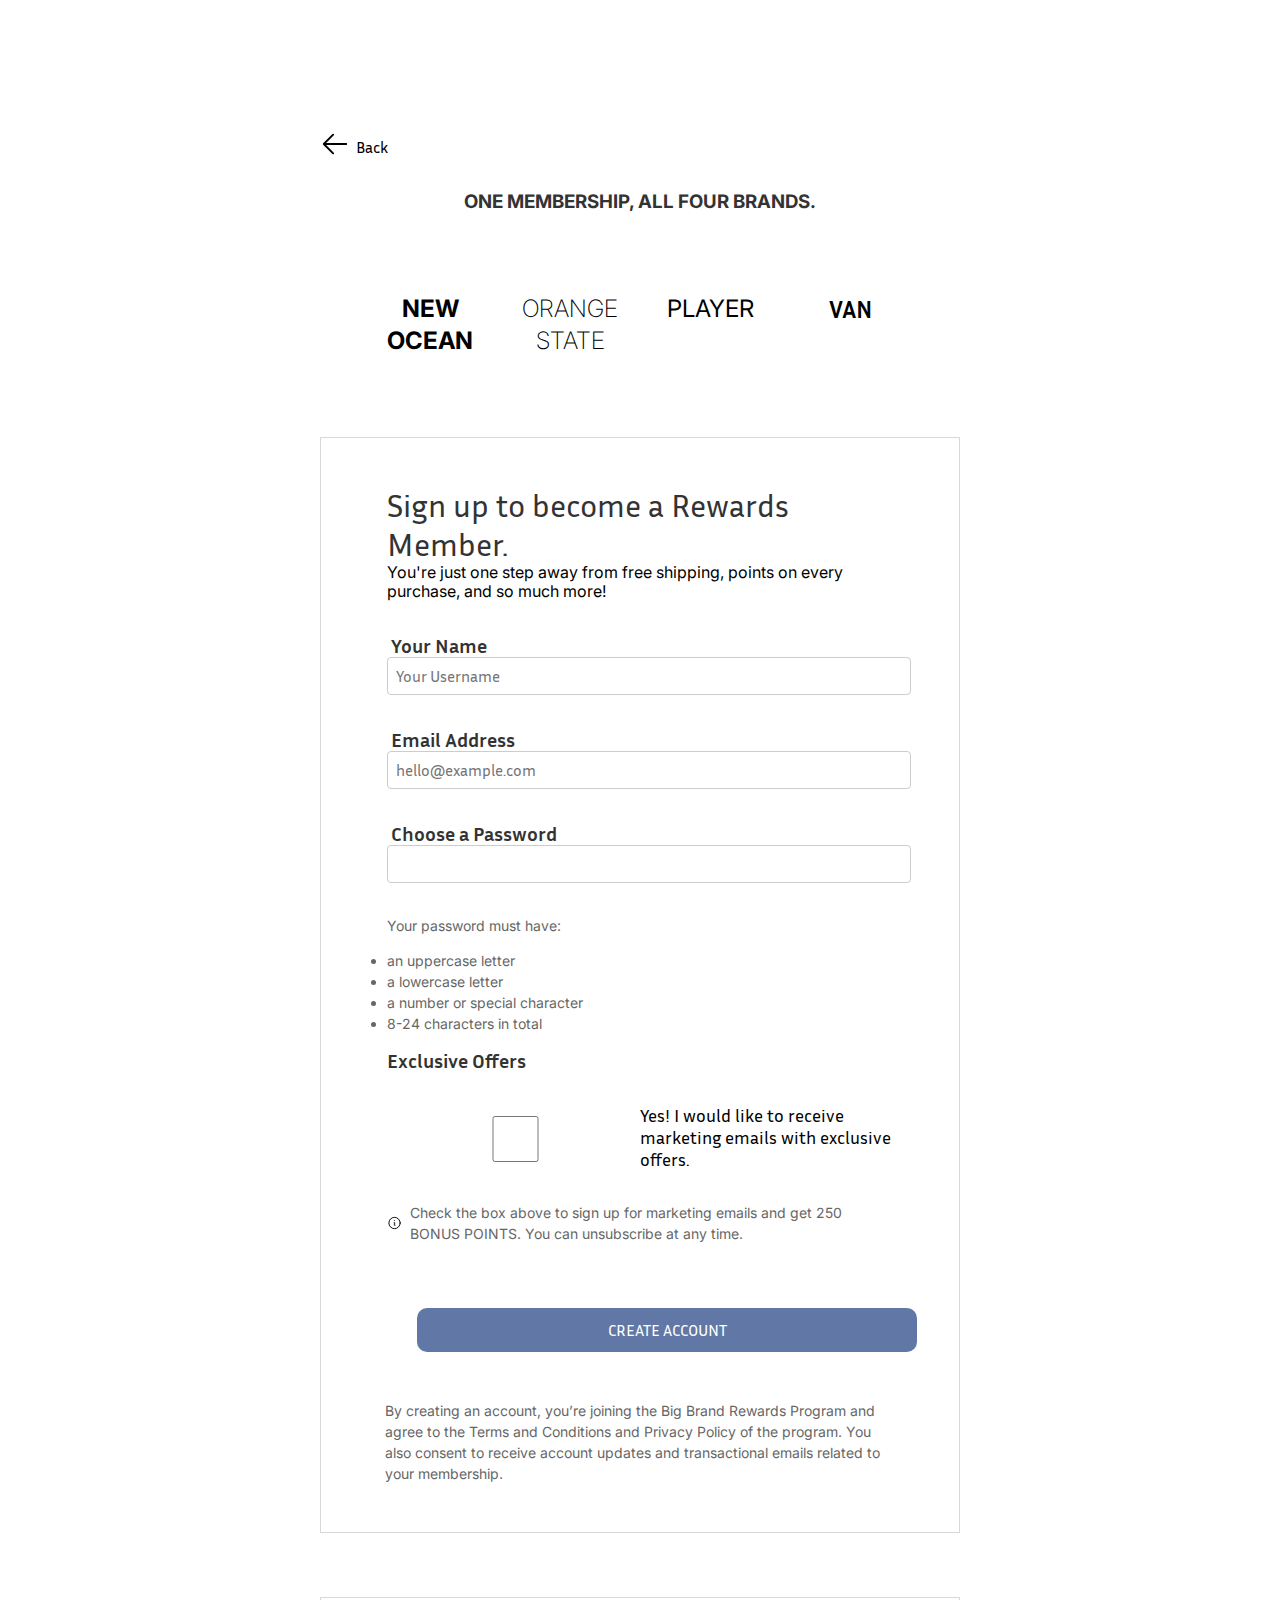
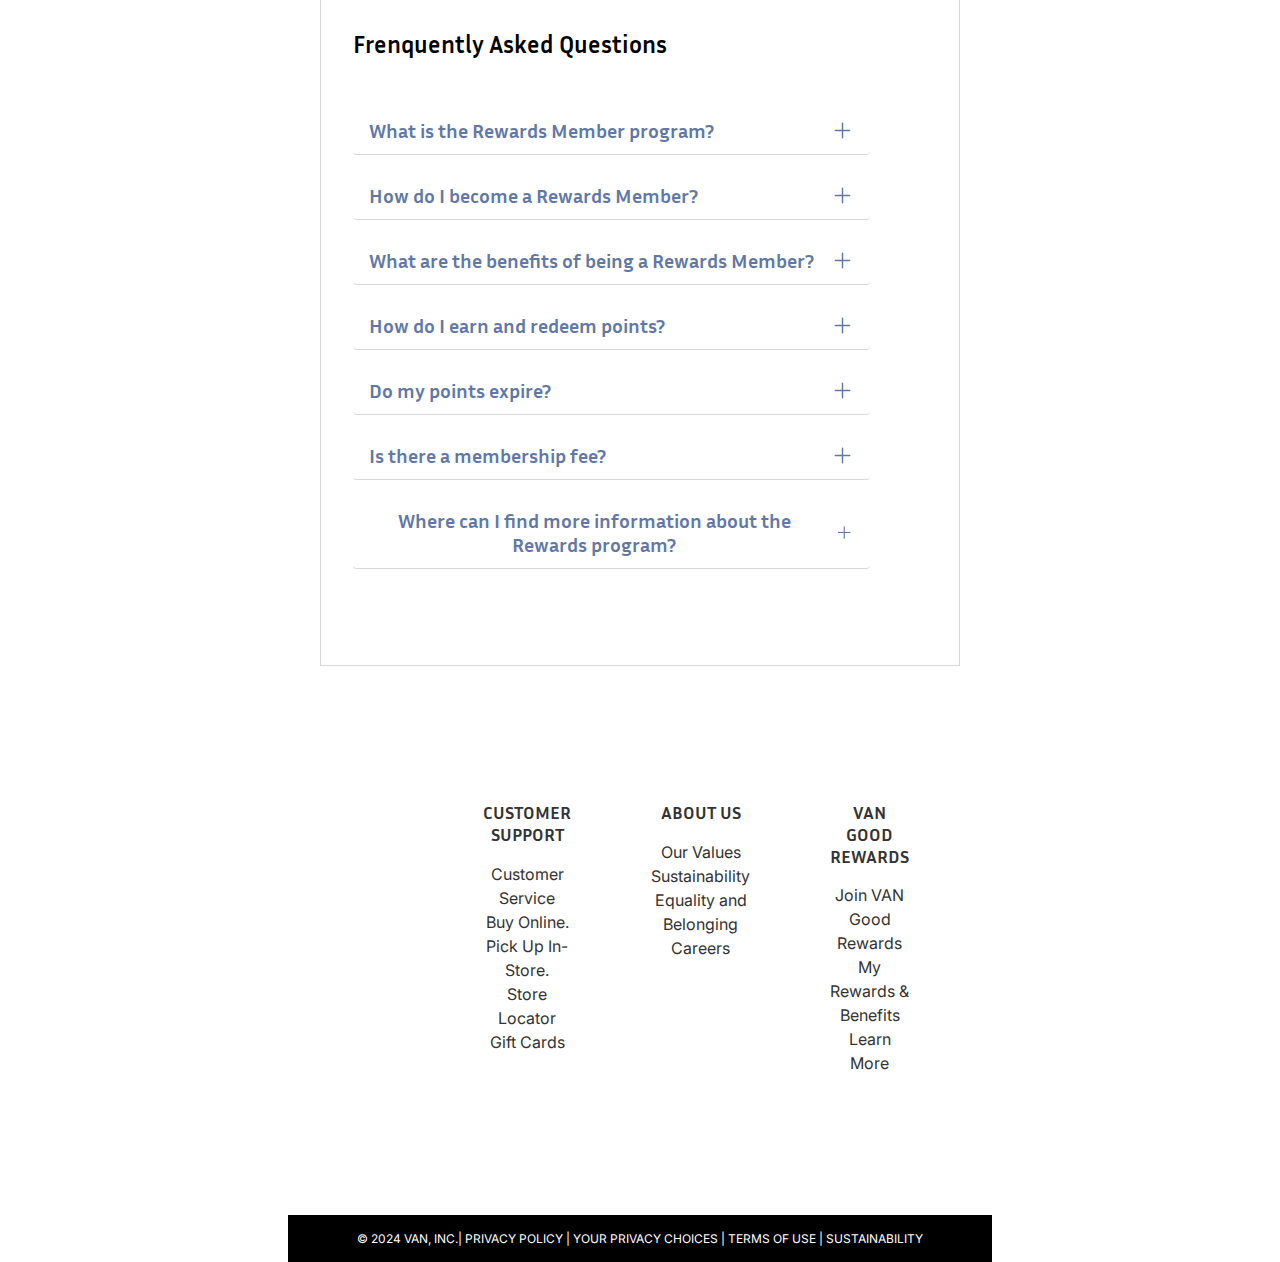
<file: membership.html>
<!DOCTYPE html>
<html lang="en">

<head>
    <!-- Required Meta Tags -->
    <meta charset="UTF-8">
    <meta name="viewport" content="width=device-width, initial-scale=1.0">

    <!-- Additional Information -->
    <meta name="Reysan" content="A membership forms">
    <meta name="description" content="">


    <link rel="preconnect" href="https://fonts.googleapis.com">
    <link rel="preconnect" href="https://fonts.gstatic.com" crossorigin>
    <link
        href="https://fonts.googleapis.com/css2?family=Inria+Sans:ital,wght@0,300;0,400;0,700;1,300;1,400;1,700&family=Inter:ital,opsz,wght@0,14..32,100..900;1,14..32,100..900&display=swap"
        rel="stylesheet">
    <link href="https://fonts.googleapis.com/css2?family=Inria+Sans:...&family=Inter:...&display=swap" rel="stylesheet">

    <title>Membership</title>

    <!-- Stylesheets -->
    <link rel="stylesheet" href="css/reset.css">
    <link rel="stylesheet" href="css/styles.css">

    <!-- Scripts -->
    <script src="js/main.js"></script>
</head>

<body>
    <header>
        <a href="index.html" class="header-exit">
            <svg xmlns="http://www.w3.org/2000/svg" fill="none" viewBox="0 0 24 24" stroke-width="1.5"
                stroke="currentColor" class="w-6 h-6">
                <path stroke-linecap="round" stroke-linejoin="round" d="M10.5 19.5 3 12m0 0 7.5-7.5M3 12h18" />
            </svg>
            <p>Back</p>

        </a>


    </header>
    <main>
        <div class="membership-h3">
            <h3>ONE MEMBERSHIP, ALL FOUR BRANDS.</h3>
        </div>


        <div class="membership-container-ul">
            <ul>
                <li class="first-row">NEW OCEAN</li>
                <li class="first-row">ORANGE STATE</li>
                <li class="second-row">PLAYER</li>
                <li class="second-row">VAN</li>
            </ul>

        </div>




        <div class="membership-container">

            <form action="index.html" method="POST" class="container">


                <fieldset>
                    <legend>Sign up to become a Rewards Member.</legend>

                    <p>You're just one step away from free shipping, points on every purchase, and so much more!</p>

                    <div>
                        <!-- Username -->
                        <label for="name" class="your-name">Your Name</label>
                        <input type="text" id="name" name="name" placeholder="Your Username" maxlength="24"
                            aria-describedby="username-help" required>
                        <p class="help" id="username-help">Please enter your first and last name.</p>
                    </div>

                    <div>
                        <!-- Email -->
                        <label for="email" class="email">Email Address</label>
                        <input type="email" id="email" name="email" placeholder="hello@example.com" required>
                        <p class="help">Your email address is where we'll send important account information and order
                            updates</p>
                    </div>

                    <div>
                        <!-- Password -->
                        <label for="password" class="password">Choose a Password</label>
                        <input type="password" id="password" name="password" placeholder=" "
                            pattern="(?=^.{8,}$)((?=.*\d)|(?=.*\W+))(?![.\n])(?=.*[A-Z])(?=.*[a-z]).*$"
                            aria-describedby="password-help" required>
                        <div class="help" id="password-help">Your password must have: <ul>
                                <li>an uppercase letter</li>
                                <li>a lowercase letter</li>
                                <li>a number or special character</li>
                                <li>8-24 characters in total</li>
                            </ul>
                        </div>
                    </div>
                </fieldset>


            </form>




            <fieldset>
                <legend class="exclusive-offer">Exclusive Offers</legend>

                <div class="check">
                    <label class="checkbox">
                        <input type="checkbox" name="checkbox" value="two">
                        Yes! I would like to receive marketing emails with exclusive offers.
                    </label>
                </div>


                <div class="info">
                    <svg xmlns="http://www.w3.org/2000/svg" fill="none" viewBox="0 0 24 24" stroke-width="1.5"
                        stroke="currentColor" class="w-6 h-6">
                        <title>info</title>
                        <path stroke-linecap="round" stroke-linejoin="round"
                            d="m11.25 11.25.041-.02a.75.75 0 0 1 1.063.852l-.708 2.836a.75.75 0 0 0 1.063.853l.041-.021M21 12a9 9 0 1 1-18 0 9 9 0 0 1 18 0Zm-9-3.75h.008v.008H12V8.25Z" />
                    </svg>
                    <p class="info-p">Check the box above to sign up for marketing emails and get 250 BONUS POINTS. You
                        can unsubscribe
                        at
                        any time.
                    </p>
                </div>

            </fieldset>



            <div class="create-container">


                <button class="create-account">CREATE ACCOUNT</button>
            </div>

            <p class="info-p">By creating an account, you’re joining the Big Brand Rewards Program and agree to the
                Terms and
                Conditions
                and Privacy Policy of the program. You also consent to receive account updates and transactional emails
                related to your membership. </p>

        </div>

        <!-- ACCORDION  -->

        <section class="accordion-section">
            <h2> Frenquently Asked Questions</h2>


            <div class="accordion">
                <!--  Item Number 1  -->
                <div class="accordion-item">
                    <h3 class="accordion-header toggle-btns">
                        <button type="button" class="buttons">
                            What is the Rewards Member program?
                            <svg xmlns="http://www.w3.org/2000/svg" fill="none" viewBox="0 0 24 24" stroke-width="1.5"
                                stroke="currentColor" class="w-6 h-6">
                                <title>plus sign</title>
                                <path stroke-linecap="round" stroke-linejoin="round" d="M12 4.5v15m7.5-7.5h-15" />
                            </svg>
                        </button>
                    </h3>
                    <div class="accordion-content collapseds">
                        <p>The Rewards Member program is our loyalty program, designed to reward you with exclusive
                            benefits, discounts, and perks.</p>

                    </div>
                </div>

                <!--  Item Number 2  -->
                <div class="accordion-item">
                    <h3 class="accordion-header toggle-btns">
                        <button type="button" class="buttons">
                            How do I become a Rewards Member?
                            <svg xmlns="http://www.w3.org/2000/svg" fill="none" viewBox="0 0 24 24" stroke-width="1.5"
                                stroke="currentColor" class="w-6 h-6">
                                <title>plus sign</title>
                                <path stroke-linecap="round" stroke-linejoin="round" d="M12 4.5v15m7.5-7.5h-15" />
                            </svg>
                        </button>
                    </h3>
                    <div class="accordion-content collapseds">
                        <p>You can become a member of the Rewards program by signing up on our website or mobile app.
                            Simply create an account and opt-in to join the program during the registration process.</p>


                    </div>
                </div>

                <!--  Item Number 3 -->
                <div class="accordion-item">
                    <h3 class="accordion-header toggle-btns">
                        <button type="button" class="buttons">
                            What are the benefits of being a Rewards Member?
                            <svg xmlns="http://www.w3.org/2000/svg" fill="none" viewBox="0 0 24 24" stroke-width="1.5"
                                stroke="currentColor" class="w-6 h-6">
                                <title>plus sign</title>
                                <path stroke-linecap="round" stroke-linejoin="round" d="M12 4.5v15m7.5-7.5h-15" />
                            </svg>
                        </button>
                    </h3>
                    <div class="accordion-content collapseds">
                        <p>As a Rewards Member, you can enjoy a range of benefits, including:</p>
                        <br>
                        <blockquote>
                            Earn points for purchases: Accumulate points for every purchase made, which can be redeemed
                            for rewards.
                            Exclusive discounts: Access member-only discounts and promotions on selected products or
                            services.
                            Birthday rewards: Receive special offers or discounts during your birthday month.
                            Early access to sales: Get early access to sales events and new product launches.
                            Free shipping: Enjoy complimentary shipping on eligible orders.
                        </blockquote>

                    </div>
                </div>

                <!--  Item Number 4  -->
                <div class="accordion-item">
                    <h3 class="accordion-header toggle-btns">
                        <button type="button" class="buttons">
                            How do I earn and redeem points?
                            <svg xmlns="http://www.w3.org/2000/svg" fill="none" viewBox="0 0 24 24" stroke-width="1.5"
                                stroke="currentColor" class="w-6 h-6">
                                <title>plus sign</title>
                                <path stroke-linecap="round" stroke-linejoin="round" d="M12 4.5v15m7.5-7.5h-15" />
                            </svg>
                        </button>
                    </h3>
                    <div class="accordion-content collapseds">
                        <p>You can earn points in the Rewards program by making qualifying purchases, participating in
                            promotional activities, referring friends, or engaging with our brand through social media
                            or surveys.
                        </p>
                        <p>
                            To redeem your points for rewards, log in to your Rewards account and navigate to the
                            "Redeem Rewards" section. Choose from the available reward options and follow the prompts to
                            complete the redemption process.</p>
                    </div> 
                </div> 

<!--  Item Number 5  -->
                <div class="accordion-item">
                    <h3 class="accordion-header toggle-btns">
                        <button type="button" class="buttons">
                            Do my points expire?
                            <svg xmlns="http://www.w3.org/2000/svg" fill="none" viewBox="0 0 24 24" stroke-width="1.5"
                                stroke="currentColor" class="w-6 h-6">
                                <title>plus sign</title>
                                <path stroke-linecap="round" stroke-linejoin="round" d="M12 4.5v15m7.5-7.5h-15" />
                            </svg>
                        </button>
                    </h3>
                    <div class="accordion-content collapseds">
                        <p>Points in the Rewards program may have an expiration date, depending on the program's terms
                            and conditions. Please refer to the program guidelines or contact customer support for
                            information about point expiration policies.</p>

                    </div>
                </div>

                <!--  Item Number 6  -->
                <div class="accordion-item">
                    <h3 class="accordion-header toggle-btns">
                        <button type="button" class="buttons">
                            Is there a membership fee?

                            <svg xmlns="http://www.w3.org/2000/svg" fill="none" viewBox="0 0 24 24" stroke-width="1.5"
                                stroke="currentColor" class="w-6 h-6">
                                <title>plus sign</title>
                                <path stroke-linecap="round" stroke-linejoin="round" d="M12 4.5v15m7.5-7.5h-15" />
                            </svg>

                        </button>
                    </h3>
                    <div class="accordion-content collapseds">
                        <p>No, membership in the Rewards program is completely free. There are no annual fees or hidden
                            charges associated with joining or maintaining your membership.</p>

                    </div>
                </div>
                
<!--  Item Number 7  -->
                <div class="accordion-item">
                    <h3 class="accordion-header toggle-btns">
                        <button type="button" class="buttons">
                            Where can I find more information about the Rewards program?

                            <svg xmlns="http://www.w3.org/2000/svg" fill="none" viewBox="0 0 24 24" stroke-width="1.5"
                                stroke="currentColor" class="w-6 h-6">
                                <title>plus sign</title>
                                <path stroke-linecap="round" stroke-linejoin="round" d="M12 4.5v15m7.5-7.5h-15" />
                            </svg>

                        </button>
                    </h3>
                    <div class="accordion-content collapseds">
                        <p>For more information about the Rewards program, including detailed terms and conditions,
                            point earning and redemption rules, and FAQs, visit our website or contact our customer
                            support team for assistance.</p>

                    </div>
                </div>
            </div>

        </section>



        <!-- footer  -->



        <section class="fifth-section membership-semi-footer">
            <div class="semi-footer">

                <div>
                    <h3> CUSTOMER SUPPORT </h3>
                    <ul>
                        <li>Customer Service</li>
                        <li>Buy Online. </li>
                        <li>Pick Up In-Store.</li>
                        <li>Store Locator</li>
                        <li>Gift Cards</li>
                    </ul>

                </div>

                <div>
                    <h3>ABOUT US </h3>
                    <ul>
                        <li>Our Values</li>
                        <li>Sustainability</li>
                        <li>Equality and Belonging</li>
                        <li>Careers</li>

                    </ul>

                </div>

                <div>
                    <h3> VAN GOOD REWARDS</h3>
                    <ul>
                        <li>Join VAN</li>
                        <li>Good Rewards</li>
                        <li>My Rewards & Benefits</li>
                        <li>Learn More</li>

                    </ul>

                </div>

            </div>

        </section>
    </main>




    <footer>

        <p>&copy; 2024 VAN, INC.| PRIVACY POLICY | YOUR PRIVACY CHOICES | TERMS OF USE | SUSTAINABILITY</p>
    </footer>
</body>

</html>
</file>
<file: css/styles.css>
/* 


font-family: "Inter", sans-serif;


 */

:root {
    --brand-blue: #6178A6;
}


body {
    font-family: "Inria Sans", sans-serif;

}


/* MODAL  */

.modal {
    display: none;
    position: fixed;
    z-index: 9999;
    left: 0;
    top: 0;
    width: 100%;
    height: 100%;
    overflow: auto;
    background-color: rgba(0, 0, 0, 0.5);
}

.modal-content {
    background-color: white;
    margin: 10% auto;
    padding: 2rem;
    border-radius: 8px;
    width: 80%;
    max-width: 500px;
    position: relative;
}

.modal-content svg {
    width: 1.2rem;

}

.modal-content svg {
    position: absolute;
    bottom: 0rem;

}


.modal-content img {
    margin-bottom: 2rem;

}

.modal-description {
    padding-top: 5rem;
}

.modal-description h2 {
    font-size: 3rem;
    font-weight: 400;
    line-height: 1.2;
    color: #333333;
}

.modal-description p {
    margin-top: 1.5rem;
}

.signup {
    display: block;
    background-color: #6178A6;
    color: #FFFFFF;
    font-size: 1.25rem;
    font-weight: 700;
    line-height: 1.2;
    padding: 0.75rem 2.25rem;
    border-radius: 10px;
    width: 100%;
    max-width: 500px;

}

.button-container {
    margin: 3rem 2.25rem;
    display: flex;
    justify-content: center;
    text-align: center;
}

.modal-content span {
    font-family: "Inter", sans-serif;
    font-size: 1rem;
    font-weight: 400;
    line-height: 1.5;
    color: #666666;
}

.offer {
    color: #6178A6;
}


.close {
    color: #aaa;
    position: absolute;
    left: 25rem;
    top: 40rem;
    font-size: 1.75px;
    cursor: pointer;
    font-size: 1rem;
    color: #333333;
}

.close:hover {
    color: black;
}


h1 {
    font-weight: 700;
    font-size: 4rem;
    line-height: 1.1953125;
    color: #000000;
    padding: 2rem 0 3rem 2.25rem;
}

.flex-container {
    display: flex;
    align-items: center;
    gap: 1rem;
    justify-content: space-between;
}

.inner-container {
    margin: auto;
    max-width: 1080px;
}




/* FIRST NAV  */

header .first-ul {
    display: flex;
    justify-content: space-around;
    gap: 0.5rem;
    color: white;
    background-color: black;
    width: 100%;
    margin-top: unset;
    padding: 1rem;
}

.italic-nav {
    font-style: italic;
    font-weight: 200;
    font-size: 1.25rem;
    line-height: 1.2;
    font-family: "Inter", sans-serif;
    color: #FFFFFF;
}

header .first-ul {
    font-family: "Inter", sans-serif;
    font-size: 1.25rem;
    font-weight: 700;
    color: #FFFFFF;
}




/* UTILITIES  */


.relative {
    position: relative;
}

.absolute-icon {
    position: absolute;
    bottom: 3.5rem;
    right: 3.5rem;
}

a {
    text-decoration: none;
    color: black;
}

.hidden {
    display: none;
}




/* Navigation */
header {
    box-shadow: var(--shadow);
    position: relative;
}

header .inner-container {
    height: 4.25rem;
    padding: 0.5rem 1rem;
}

.toggle-btn {
    border: none;
    background-color: unset;
    font-size: 0.825rem;
}

.toggle-btn svg {
    display: block;
    width: 3rem;
}


nav {
    background-color: white;
    box-shadow: var(--shadow);
    position: absolute;
    left: 0;
    top: 9.25rem;
    width: 100%;
    z-index: 10;
}

nav ul {
    margin: 0;
    padding: 0;
}

nav a {
    display: block;
    padding: 0.5rem 1rem;
    text-decoration: none;
    transition: background-color 0.3s;

}


.collapsed {
    max-height: 0;
    opacity: 0;
    transition: all 0.3s;
    visibility: hidden;
}

.expanded {
    max-height: unset;
    opacity: 1;
    visibility: visible;
}

/* layout  */

.banner-section {
    background: url('/img/asset/mom-and-son.jpg') center / cover no-repeat;
    justify-content: center;
    max-height: 20%;
    padding: 8rem;

}


.first-section {
    background-color: rgba(0, 0, 0, 40%);
    text-align: center;
    color: #FFFFFF;
    padding: 0.97125rem 2.316875rem 3.7675rem 2.38rem;
}

.first-section h2 {
    font-size: 12.5rem;
    font-weight: 400;
    line-height: 1.2;
    color: #FFFFFF;
}

.first-section h3 {
    font-size: 3rem;
    font-weight: 400;
    line-height: 1.20833333;
    color: #FFFFFF;

}


/* second section  */


.sec-two-h2 {

    font-size: 3rem;
    line-height: 1.2;
    font-weight: 400;
    color: #333333;
    margin: 3rem 0 3rem 1.9375rem;

}

.card {
    padding: 3rem;
}

.description {
    border: 1px solid lightgray;
    padding: 1.5rem 1.5rem 1rem 1.5rem;
}

.description h3 {
    font-size: 1.25rem;
    font-weight: 700;
    color: #333333;
}

.description p {
    font-family: "Inter", sans-serif;
    font-size: 1rem;
    font-weight: 400;
    line-height: 1.5;
    color: #666666;
    padding-bottom: 1rem;
}

.description a {
    font-family: "Inter", sans-serif;
    font-size: 1rem;
    font-weight: 400;
    line-height: 1.5;
    color: #6178A6;

}



.second-section h2 {
    padding: 3rem;
    font-size: 2rem;
}

.second-section svg {
    width: 1rem;
    height: 1rem;
}

.second-section a {
    padding: 3rem 0.5rem 1.5rem 12rem;
}


/* THIRD SECTION  */

.third-section strong {
    font-size: 1.25rem;
    font-weight: 700;
    line-height: 1.2;
    color: #FFFFFF;
}

.third-section span {
    font-family: "Inter", sans-serif;
    font-size: 1rem;
    font-weight: 400;
    line-height: 1.5;
}


.btn-container {
    display: flex;
    flex-direction: column;
    gap: 1.5rem;
    padding: 0 2.25rem;
}

.btn-container button {
    display: flex;
    flex-direction: column;
    padding: 0.8rem;
    background-color: #333333;
    color: white;
}




.fourth-section {
    padding: 4rem 1.6875rem 0 2.875rem;
}


.fourth-section h2 {
    font-size: 3rem;
    font-weight: 400;
    line-height: 1.2083333333;
    color: #000000;
    margin-bottom: 2.0625rem;

}

.image-scroll {
    display: flex;
    gap: 2rem;
    overflow-x: auto;
    padding: 0.5rem 0;

}


.img-card {
    flex: 0 0 auto;
    width: 12.5rem;
    height: auto;
    object-fit: cover;
    padding-bottom: 1.4375rem;
}

.img-card p {
    font-family: "Inter", sans-serif;
    font-size: 1rem;
    font-weight: 400;
    line-height: 1.1875;
    color: #000000;
    margin-top: 1.333125rem;
}



/* FIFTH SECTION  */

.fifth-section {
    padding: 4.5rem 1.25rem 7.75rem 1.25rem;
}

.semi-footer {
    display: flex;
    flex-direction: column;
    gap: 3rem;
    text-align: center;
}

.semi-footer h3 {
    font-size: 1.125rem;
    font-weight: 700;
    line-height: 1.2;
    color: #333333;
}

.semi-footer ul li {
    font-family: "Inter", sans-serif;
    font-size: 1rem;
    font-weight: 400;
    line-height: 1.5;
    color: #333333;
}

footer p {
    font-family: "Inter", sans-serif;
    text-align: center;
    font-size: 0.75rem;
    font-weight: 400;
    line-height: 1.25;
    color: #FFFFFF;


}

footer a {
    font-family: "Inter", sans-serif;
    text-align: center;
    font-size: 0.75rem;
    font-weight: 400;
    line-height: 1.25;
    color: #FFFFFF;


}



footer {
    background-color: #000000;
    padding: 1rem 1.25rem;

}



/* MEDIA QUERY  */


@media (min-width: 980px) {

    .first-section {
        display: none;
        margin: unset;
        padding: unset;

    }

    .hidden {
        display: block;


    }

    .flex {
        display: flex;
        flex-direction: row;
        justify-content: space-around;
        padding: 5rem;
        gap: 5rem;

    }

    .banner-section {
        padding: unset;
        padding: 15rem;
    }


    .relative {
        position: relative;
    }

    .absolute-nav {
        position: absolute;
        right: 2rem;
        bottom: 3rem;
    }

    .first-section h3 {
        padding-left: 5rem;
        padding-top: 10rem;

    }


    header .first-ul {
        display: flex;
        justify-content: start;
        gap: 1.5rem;
        color: white;
        background-color: black;
        width: 100%;
        margin-top: unset;
        padding: 1rem;
    }

    .hamburger {
        display: none;
    }

    nav.collapsed,
    nav.expanded {
        box-shadow: none;
        max-height: unset;
        opacity: 1;
        position: static;
        visibility: visible;
        width: unset;
    }

    nav ul {
        display: flex;
    }


    nav a:hover,
    nav a:focus {
        background-color: unset;
        text-decoration: underline;
    }


    .whole-second-section {
        display: flex;
        align-items: center;
        justify-content: space-around;
        gap: unset;
    }

    .card {
        flex: 1;
        max-width: 500px;
    }

    .relative {
        position: relative;

    }

    .absolute-icon {
        position: absolute;
        right: 5rem;
        bottom: 4rem;
    }

    .absolute-baby {

        position: absolute;
        bottom: 3.5rem;
        left: 2rem;
        width: 500px;
    }

    .btn-container {
        display: flex;
        flex-direction: row;
        gap: 1rem;
        justify-content: center;

    }

    .btn-container {
        padding: 2rem;
    }

    .image-scroll {
        margin: 0 8rem 0 8rem;

    }

    .semi-footer {
        display: flex;
        flex-direction: row;
        justify-content: space-around;
        margin: 0 10.9375rem 0 10.9375rem;
    }



    /* modal query  */

    .modal-content {
        display: flex;
        flex-wrap: wrap;
        max-width: 800px;
        margin: auto;
        overflow: hidden;
    }

    .modal-content img {
        width: 40%;
        object-fit: cover;
    }

    .description-container {
        width: 60%;
        padding: 2rem;
    }

    .close {
        position: absolute;
        top: 3rem;
        left: 44rem;
    }


}





/* MEMBERSHIP PAGE  */

.header-exit {
    display: flex;
    gap: 0.4rem;
    padding: 2rem;
}


.header-exit svg {
    width: 30px;
}

.header-exit p {
    padding-top: 0.5rem;
}







fieldset {
    border: none;
    padding: 0;
}

legend {
    color: var(--accent);
    font-size: 2.125rem;
    padding: 0;
}

fieldset div {
    margin-top: 2rem;
}

label {
    color: var(--label);
    display: block;
    font-size: 1.125rem;
    margin-left: 0.25rem;
}

fieldset input {
    border: 1px solid var(--border);
    border-radius: 4px;
    margin: 0.75rem 0 0.5rem 0;
    padding: 0.5rem;
    width: 100%;
}



fieldset input:valid {
    background: url('../img/svg/exclamation.svg') right 0.5rem center no-repeat;
}



fieldset input:invalid:not(:focus):not(:placeholder-shown) {
    background: url('../img/svg/exclamation.svg') right 0.5rem center no-repeat;
}

p.help {
    color: var(--help);
    font-size: 0.875rem;
    margin-left: 0.25rem;
    max-height: 0;
    overflow: hidden;
    transition: max-height 0.3s;
}



fieldset input:focus~p.help {
    max-height: unset;
    overflow: visible;
}

/* Submit Button */

input[type="submit"] {
    background-color: var(--accent);
    border: none;
    border-radius: 1rem;
    color: #fff;
    display: block;
    font-size: 1.125rem;
    font-weight: 300;
    margin: 2rem auto 0 auto;
    padding: 0.5rem 1rem;
    transition: background-color 0.3s;
    width: 12rem;
}

input[type="submit"]:hover,
input[type="submit"]:focus {
    background-color: var(--hover);
}

.checkbox {
    display: inline-flex;
    justify-content: start;
}


.info {
    display: flex;
    gap: 0.5rem;
}

.info svg {
    width: 1.5rem;
}

.create-account {
    background-color: #6178A6;
    color: #ffffff;
    padding: 0.75rem 1rem 0.75rem 1rem;
    border-radius: 10px;
    border: none;
    width: 100%;
    max-width: 500px;
    margin: 0 2rem;
}

.create-container {
    text-align: center;
    margin: 4rem 0 3rem 0;
}

.membership-container {
    border: 1px solid #D8D8D8;
    padding: 3rem 4rem;
    margin: 0 2rem;
}


.membership-h3 {
    display: flex;
    justify-content: center;
    font-family: "Inter", sans-serif;
    font-size: 1rem;
    font-weight: 400;
    line-height: 1.1875;
    color: #333333;
}

.membership-container-ul ul {

    display: flex;
    flex-wrap: wrap;
    gap: 1rem;
    text-align: center;
}

.membership-container-ul li {
    flex: 1 1 45%;
}



.membership-container-ul ul li:nth-child(1) {
    font-family: "Inter", sans-serif;
    font-size: 1.5rem;
    font-weight: bold;
    line-height: 1.3333333;
    color: #000000;

}

.membership-container-ul ul li:nth-child(2) {
    font-family: "Inter", sans-serif;
    font-size: 1.5rem;
    font-weight: 200;
    line-height: 1.3333333;
    color: #000000;
}



.membership-container-ul ul li:nth-child(3) {
    font-family: "Inter", sans-serif;
    font-size: 1.5rem;
    font-weight: 400;
    line-height: 1.33333333;
    color: #000000;
}

.membership-container-ul ul li:nth-child(4) {
    font-size: 1.5rem;
    font-weight: 700;
    line-height: 1.33333333;
    color: #000000;
}

.container legend {
    font-size: 2rem;
    font-weight: 400;
    line-height: 1.2;
    color: #333333;
}

.container p {
    font-family: "Inter", sans-serif;
    font-size: 1rem;
    font-weight: 400;
    line-height: 1.2;
}

.your-name,
.email,
.password {
    font-size: 1.25rem;
    font-weight: 700;
    line-height: 1.2;
    color: #333333;
}

.help {
    font-family: "Inter", sans-serif;
    font-size: 0.875rem;
    font-weight: 400;
    line-height: 1.5;
    color: #666666;
}


#password-help ul {
    list-style-type: disc;
    

}

input[type="text"],
input[type="email"],
input[type="password"] {
    all: unset;
    border: 1px solid #ccc;
    padding: 0.5rem;
    border-radius: 4px;
    width: 100%;
}

.exclusive-offer {
    font-size: 1.25rem;
    font-weight: 700;
    line-height: 1.2;
    color: #333333;
}

.info-p {
    font-family: "Inter", sans-serif;
    font-size: 0.875rem;
    font-weight: 400;
    line-height: 1.5;
    color: #666666;
}




/* ACCORDION  */



.accordion {
    margin: 3rem 0;
}

.accordion h2 {
    font-size: 2rem;
    font-weight: 400;
    line-height: 1.2;
    color: #333333;
}

.accordion h3 {
    font-size: 1.25rem;
    font-weight: 700;
    line-height: 1.2;
    color: #333333;
}

.accordion-section p,
.accordion-section blockquote {
    font-family: "Inter", sans-serif;
    font-size: 1rem;
    font-weight: 400;
    line-height: 1.5;
    color: #333333 ;
    width: 500px;
    text-align: left;
    margin: 1rem;
}

.accordion-header {
    font-weight: 300;
    font-size: 1.4375rem;
}

.buttons {
    align-items: center;
    color: #6178A6;
    border: none;
    border-bottom: 1px solid #D8D8D8;
    margin-bottom: 0.5rem;
    border-radius: 4px;
    cursor: pointer;
    gap: 1rem;
    justify-content: space-between;
    padding: 0.75rem 1rem;
    width: 90%;
    background-color: unset;
    min-width: 200px;
    display: flex;
    
}

.accordion svg {
    height: 1.4375rem;
    transition: transform 0.3s ease;
}

.accordion-content {
    transition: opacity 200ms linear, max-height 200ms linear;
}


.collapseds {
    max-height: 0;
    opacity: 0;
    transition: all 0.3s ease;
    visibility: hidden;
}

.expandeds {
    max-height: 100%;
    opacity: 1;
    visibility: visible;
}


.toggle-btns:has(+ .expandeds) svg {
    transform: rotate(45deg);
}


.accordion-section {

    border: 1px solid #D8D8D8;
    margin: 4rem 2rem;
    padding: 2rem;
}

@media (min-width: 980px) {
    .membership-container-ul ul {
        display: flex;
        flex-wrap: nowrap;
        justify-content: space-around;
        margin: 5rem;

    }

    body {
        padding: 6.0625rem 18rem 0 18rem;
    }

    .membership-semi-footer div {
    gap: 5rem;
    max-width: 100%;
    }
}







/* 

font-family: "Inter", sans-serif;

*/
</file>
